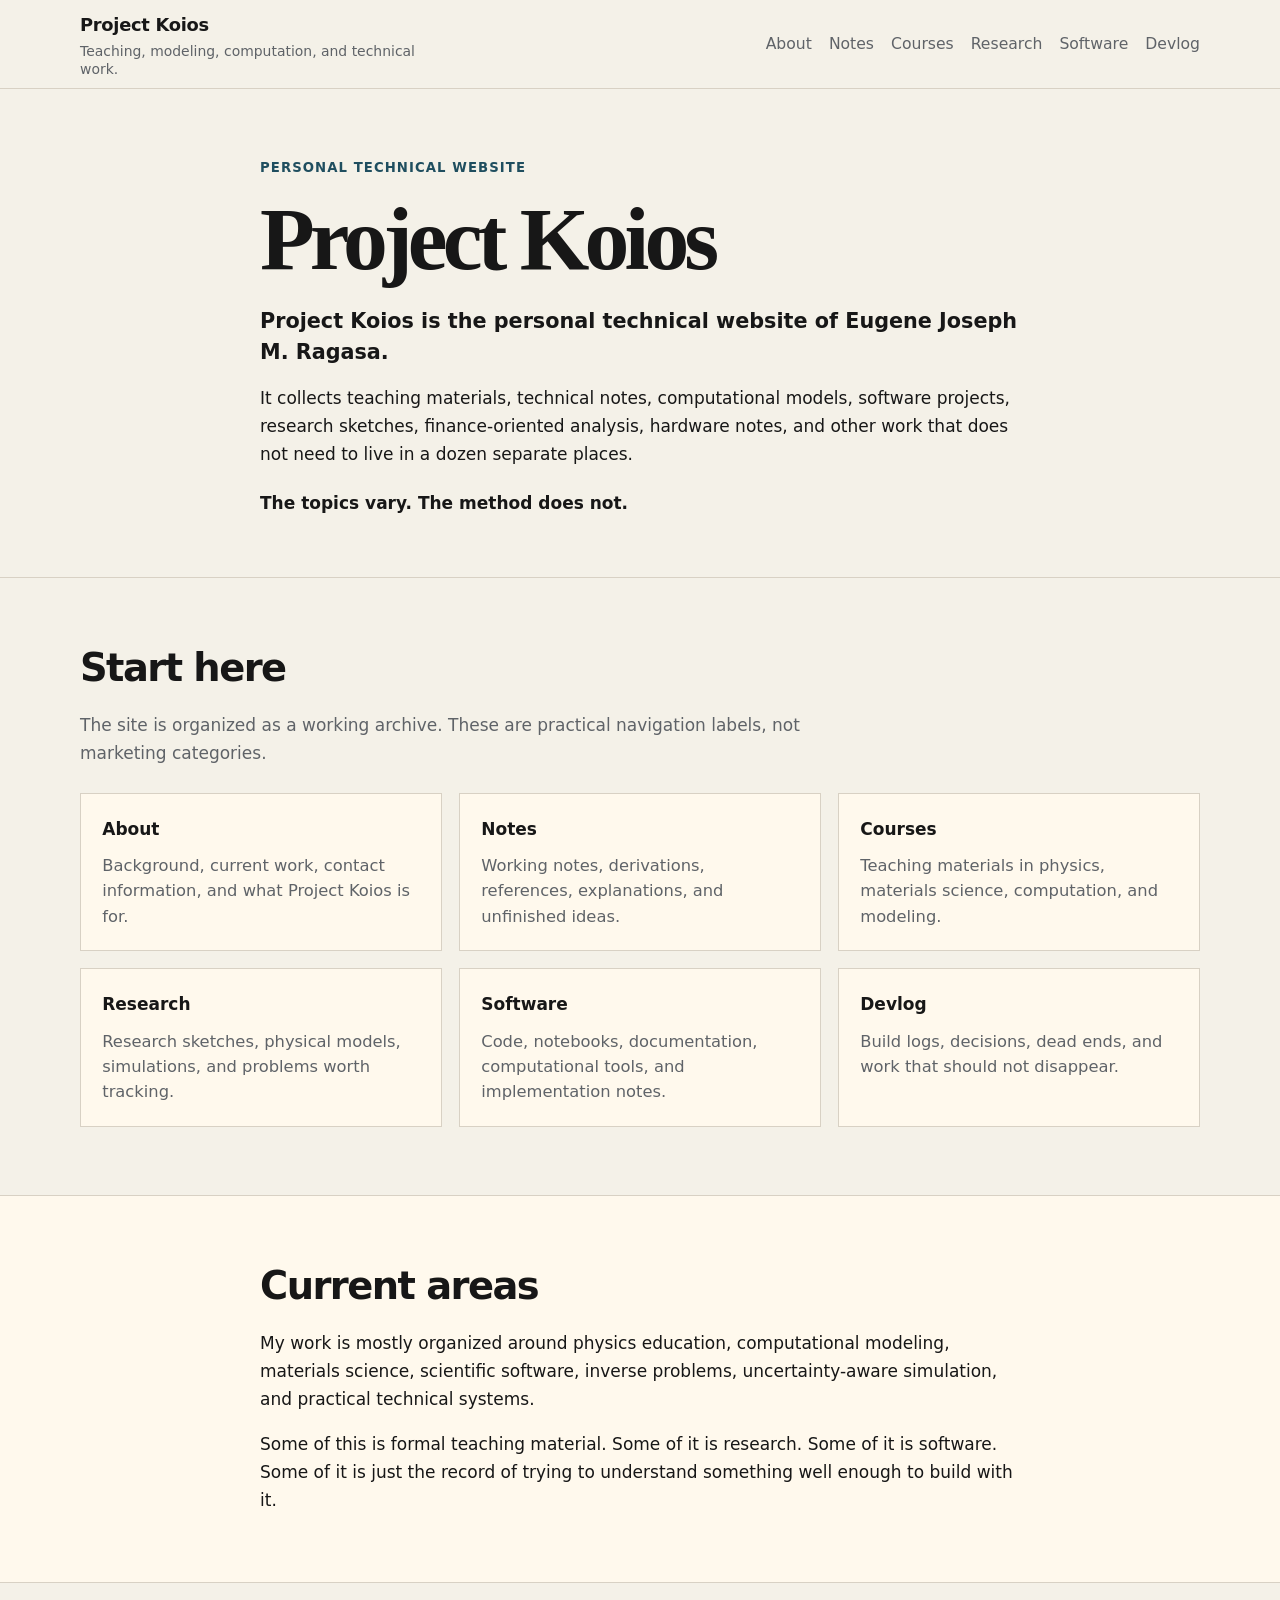
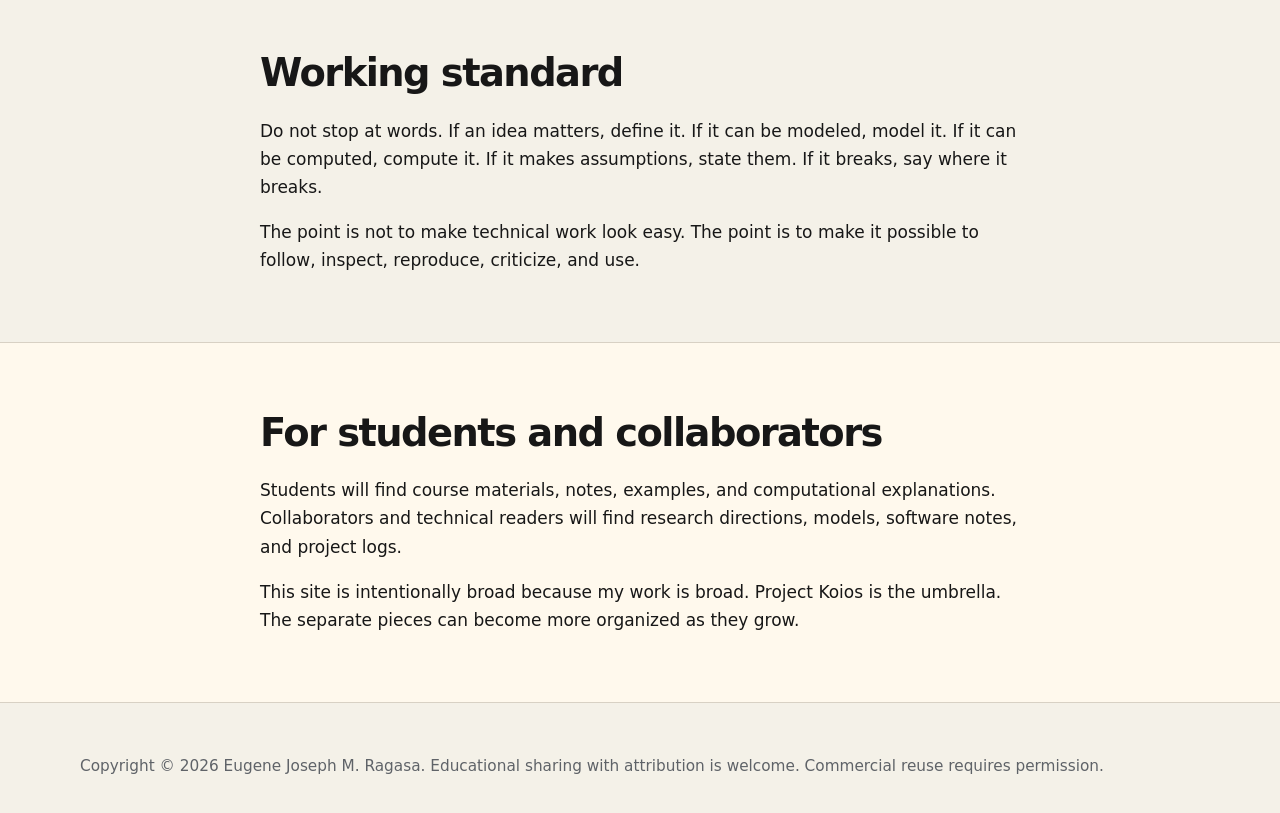
<file: www/index.html>
<!-- www/index.html -->
<!DOCTYPE html>
<html lang="en">
<head>
  <meta charset="UTF-8" />
  <meta name="viewport" content="width=device-width, initial-scale=1.0" />

  <title>Project Koios</title>

  <meta
    name="description"
    content="Project Koios is the personal technical website of Eugene Joseph M. Ragasa. Teaching, modeling, computation, and technical work."
  />

  <link rel="stylesheet" href="assets/css/style.css" />
</head>

<body>
  <header class="site-header">
    <div class="container header-inner">
      <div class="site-brand">
        <a class="site-title" href="index.html">Project Koios</a>
        <div class="site-tagline">
          Teaching, modeling, computation, and technical work.
        </div>
      </div>

      <nav class="site-nav" aria-label="Main navigation">
        <a href="pages/about.html">About</a>
        <a href="pages/notes.html">Notes</a>
        <a href="pages/courses.html">Courses</a>
        <a href="pages/research.html">Research</a>
        <a href="pages/software.html">Software</a>
        <a href="pages/devlog.html">Devlog</a>
      </nav>
    </div>
  </header>

  <main>
    <section class="home-intro">
      <div class="container narrow">
        <p class="eyebrow">Personal technical website</p>

        <h1>Project Koios</h1>

        <p class="lead">
          Project Koios is the personal technical website of Eugene Joseph M. Ragasa.
        </p>

        <p>
          It collects teaching materials, technical notes, computational models,
          software projects, research sketches, finance-oriented analysis, hardware
          notes, and other work that does not need to live in a dozen separate places.
        </p>

        <p class="statement">
          The topics vary. The method does not.
        </p>
      </div>
    </section>

    <section class="home-index section">
      <div class="container">
        <div class="section-header">
          <h2>Start here</h2>
          <p>
            The site is organized as a working archive. These are practical
            navigation labels, not marketing categories.
          </p>
        </div>

        <div class="index-grid">
          <a class="index-card" href="pages/about.html">
            <span class="index-title">About</span>
            <span class="index-desc">
              Background, current work, contact information, and what Project Koios is for.
            </span>
          </a>

          <a class="index-card" href="pages/notes.html">
            <span class="index-title">Notes</span>
            <span class="index-desc">
              Working notes, derivations, references, explanations, and unfinished ideas.
            </span>
          </a>

          <a class="index-card" href="pages/courses.html">
            <span class="index-title">Courses</span>
            <span class="index-desc">
              Teaching materials in physics, materials science, computation, and modeling.
            </span>
          </a>

          <a class="index-card" href="pages/research.html">
            <span class="index-title">Research</span>
            <span class="index-desc">
              Research sketches, physical models, simulations, and problems worth tracking.
            </span>
          </a>

          <a class="index-card" href="pages/software.html">
            <span class="index-title">Software</span>
            <span class="index-desc">
              Code, notebooks, documentation, computational tools, and implementation notes.
            </span>
          </a>

          <a class="index-card" href="pages/devlog.html">
            <span class="index-title">Devlog</span>
            <span class="index-desc">
              Build logs, decisions, dead ends, and work that should not disappear.
            </span>
          </a>
        </div>
      </div>
    </section>

    <section class="section muted">
      <div class="container narrow">
        <h2>Current areas</h2>

        <p>
          My work is mostly organized around physics education, computational
          modeling, materials science, scientific software, inverse problems,
          uncertainty-aware simulation, and practical technical systems.
        </p>

        <p>
          Some of this is formal teaching material. Some of it is research. Some of
          it is software. Some of it is just the record of trying to understand
          something well enough to build with it.
        </p>
      </div>
    </section>

    <section class="section">
      <div class="container narrow">
        <h2>Working standard</h2>

        <p>
          Do not stop at words. If an idea matters, define it. If it can be
          modeled, model it. If it can be computed, compute it. If it makes
          assumptions, state them. If it breaks, say where it breaks.
        </p>

        <p>
          The point is not to make technical work look easy. The point is to make
          it possible to follow, inspect, reproduce, criticize, and use.
        </p>
      </div>
    </section>

    <section class="section muted">
      <div class="container narrow">
        <h2>For students and collaborators</h2>

        <p>
          Students will find course materials, notes, examples, and computational
          explanations. Collaborators and technical readers will find research
          directions, models, software notes, and project logs.
        </p>

        <p>
          This site is intentionally broad because my work is broad. Project Koios
          is the umbrella. The separate pieces can become more organized as they
          grow.
        </p>
      </div>
    </section>
  </main>

  <footer class="site-footer">
    <div class="container">
      <p>
        Copyright © 2026 Eugene Joseph M. Ragasa. Educational sharing with
        attribution is welcome. Commercial reuse requires permission.
      </p>
    </div>
  </footer>
</body>
</html>
</file>
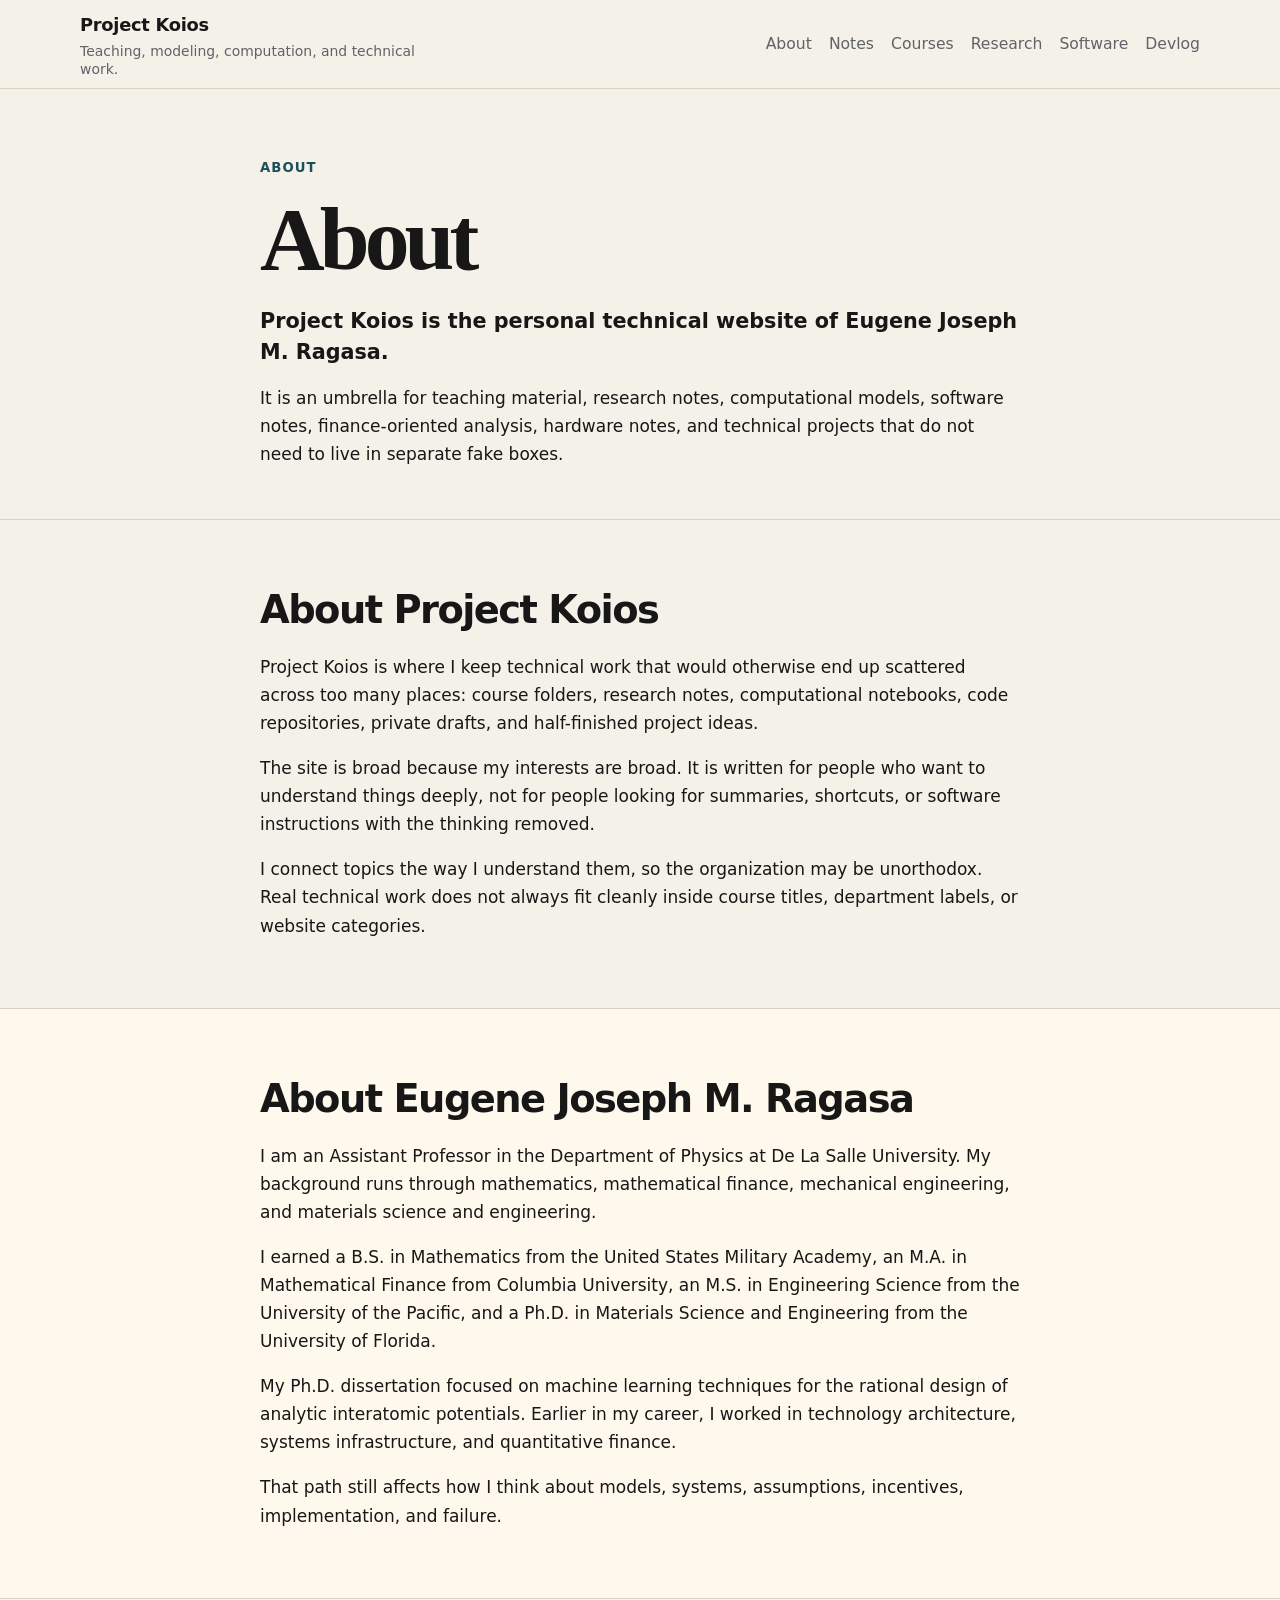
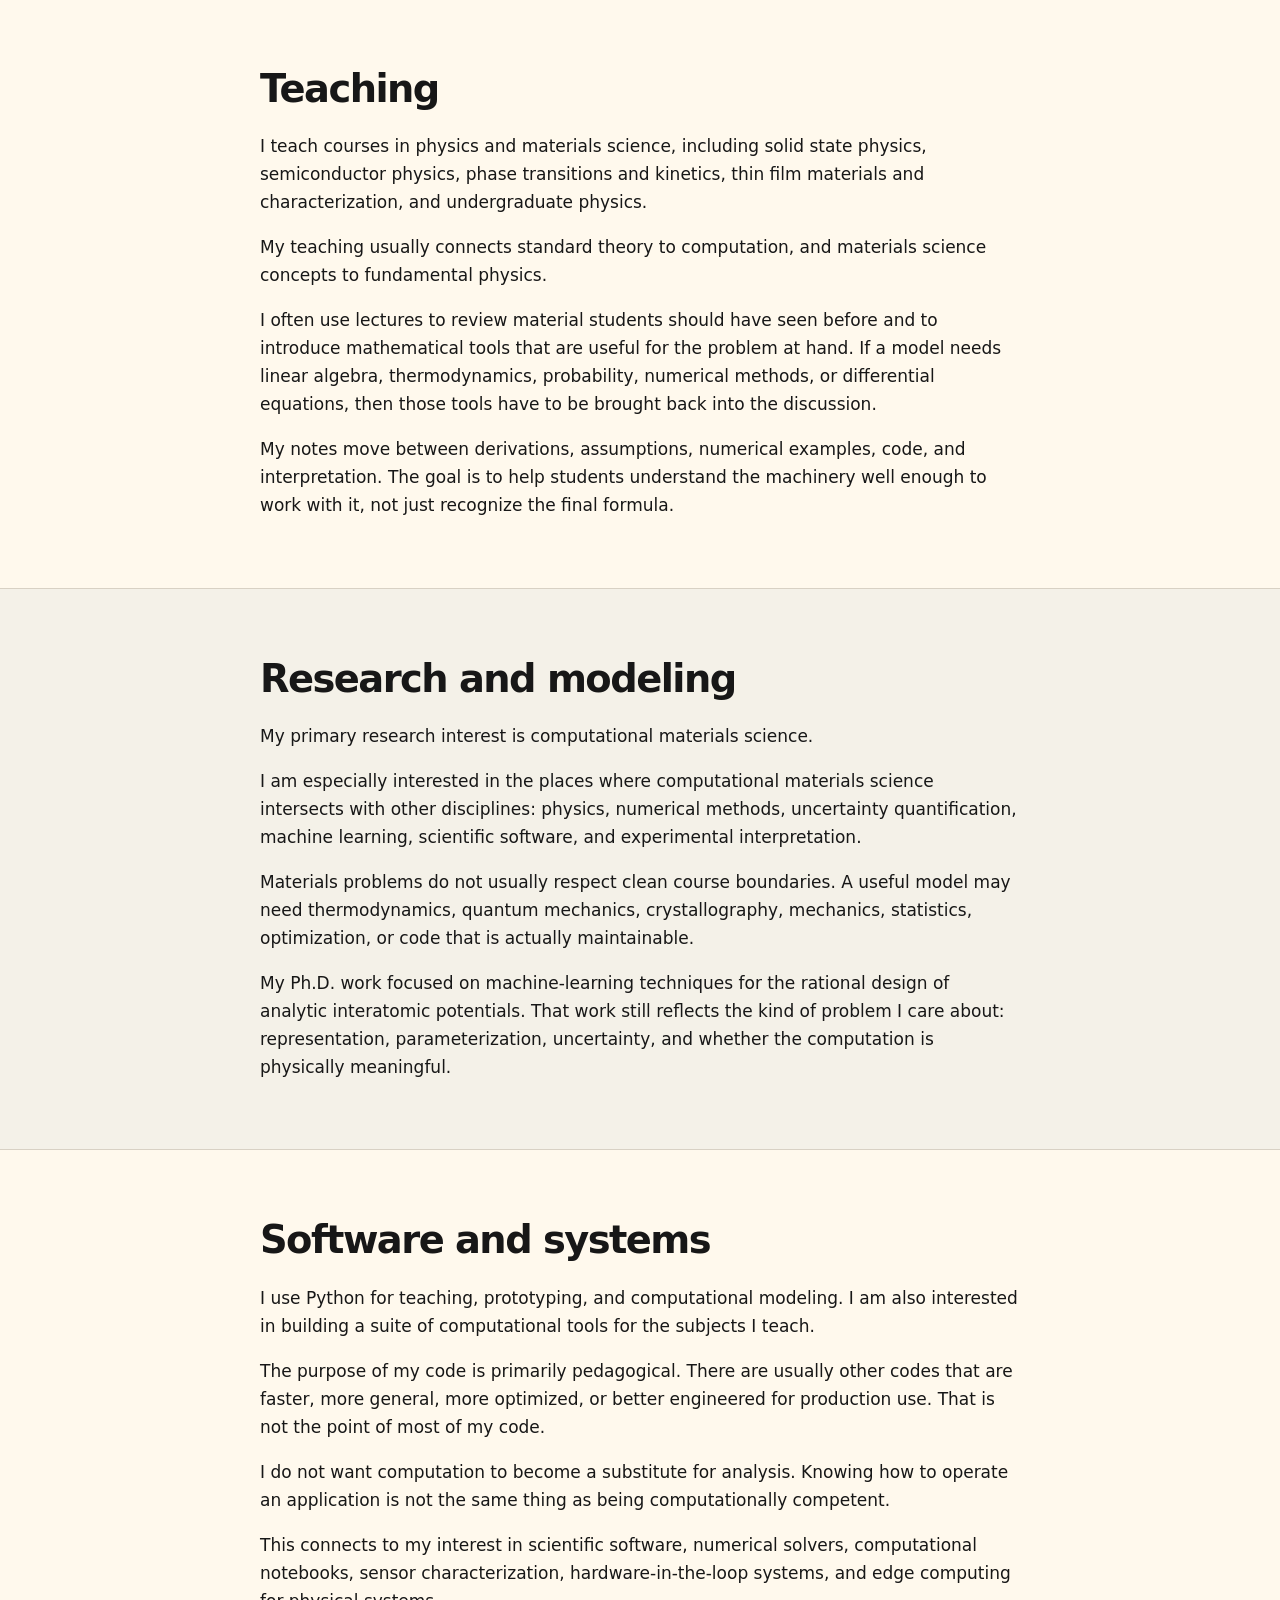
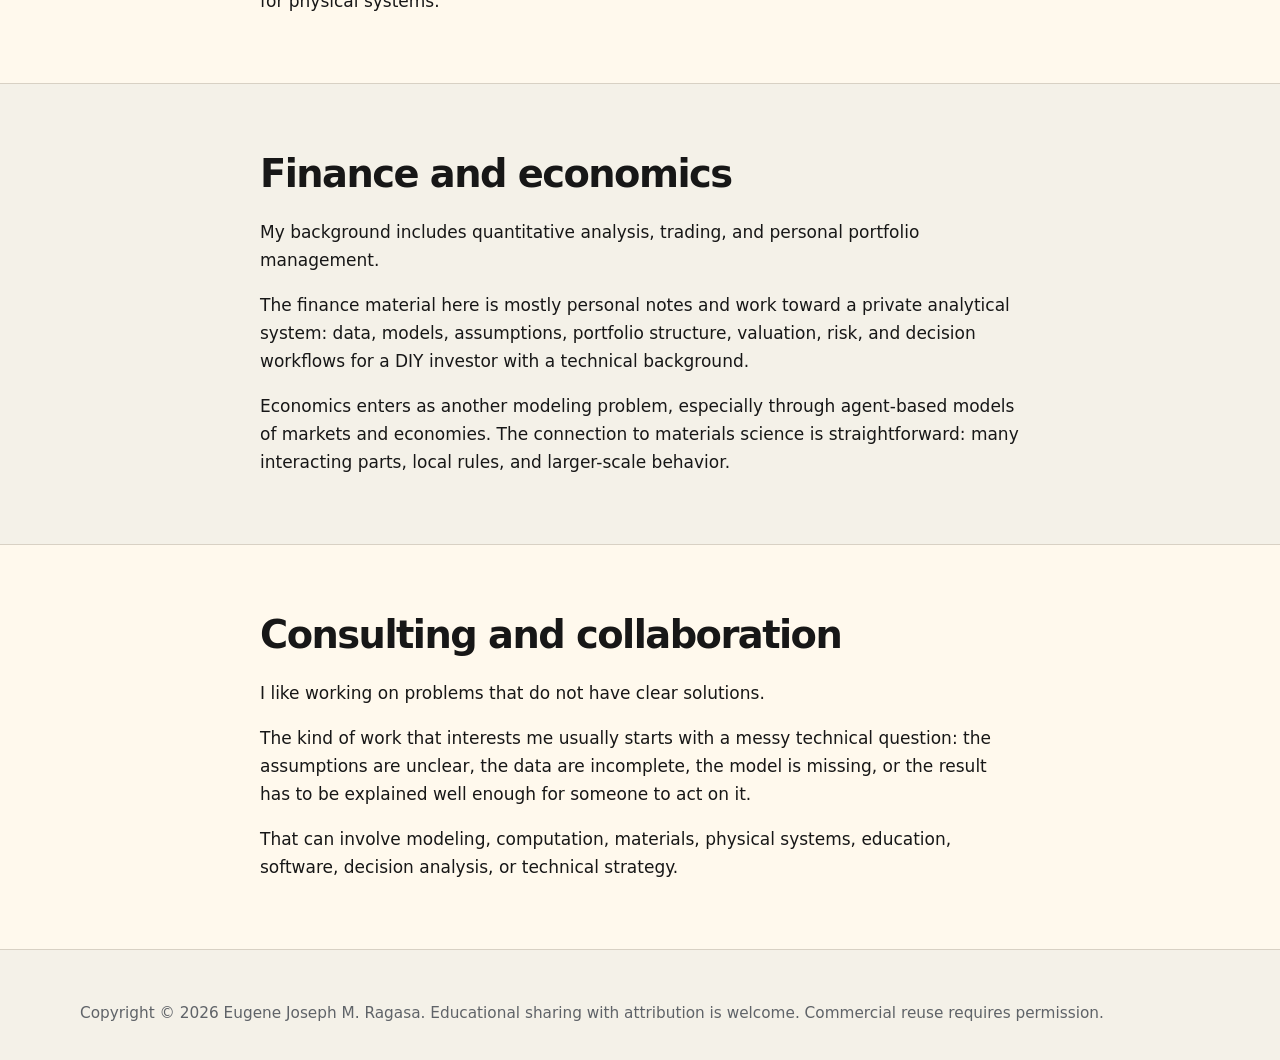
<file: www/pages/about.html>
<!-- www/pages/about.html -->
<!DOCTYPE html>
<html lang="en">
<head>
  <meta charset="UTF-8" />
  <meta name="viewport" content="width=device-width, initial-scale=1.0" />

  <title>About | Project Koios</title>

  <meta
    name="description"
    content="About Eugene Joseph M. Ragasa and Project Koios."
  />

  <link rel="stylesheet" href="../assets/css/style.css" />
</head>

<body>
  <header class="site-header">
    <div class="container header-inner">
      <div class="site-brand">
        <a class="site-title" href="../index.html">Project Koios</a>
        <div class="site-tagline">
          Teaching, modeling, computation, and technical work.
        </div>
      </div>

      <nav class="site-nav" aria-label="Main navigation">
        <a href="about.html" aria-current="page">About</a>
        <a href="notes.html">Notes</a>
        <a href="courses.html">Courses</a>
        <a href="research.html">Research</a>
        <a href="software.html">Software</a>
        <a href="devlog.html">Devlog</a>
      </nav>
    </div>
  </header>

  <main>

    <section class="page-intro">
      <div class="container narrow">
        <p class="eyebrow">About</p>

        <h1>About</h1>

        <p class="lead">
          Project Koios is the personal technical website of Eugene Joseph M. Ragasa.
        </p>

        <p>
          It is an umbrella for teaching material, research notes, computational
          models, software notes, finance-oriented analysis, hardware notes, and
          technical projects that do not need to live in separate fake boxes.
        </p>
      </div>
    </section>

    <section class="section">
      <div class="container narrow">
        <h2>About Project Koios</h2>
        <p>
          Project Koios is where I keep technical work that would otherwise end up
          scattered across too many places: course folders, research notes,
          computational notebooks, code repositories, private drafts, and half-finished
          project ideas.
        </p>

        <p>
          The site is broad because my interests are broad. It is written for people who
          want to understand things deeply, not for people looking for summaries,
          shortcuts, or software instructions with the thinking removed.
        </p>

        <p>
          I connect topics the way I understand them, so the organization may be
          unorthodox. Real technical work does not always fit cleanly inside course
          titles, department labels, or website categories.
        </p>
      </div>
    </section>

    <section class="section muted">
      <div class="container narrow">
        <h2>About Eugene Joseph M. Ragasa</h2>

        <p>
          I am an Assistant Professor in the Department of Physics at De La Salle
          University. My background runs through mathematics, mathematical finance,
          mechanical engineering, and materials science and engineering.
        </p>

        <p>
          I earned a B.S. in Mathematics from the United States Military Academy,
          an M.A. in Mathematical Finance from Columbia University, an M.S. in
          Engineering Science from the University of the Pacific, and a Ph.D. in
          Materials Science and Engineering from the University of Florida.
        </p>

        <p>
          My Ph.D. dissertation focused on machine learning techniques for the rational
          design of analytic interatomic potentials. Earlier in my career, I worked in
          technology architecture, systems infrastructure, and quantitative finance.
        </p>

        <p>
          That path still affects how I think about models, systems, assumptions,
          incentives, implementation, and failure.
        </p>
      </div>
    </section>

    <section class="section muted">
      <div class="container narrow">
        <h2>Teaching</h2>

        <p>
          I teach courses in physics and materials science, including solid state
          physics, semiconductor physics, phase transitions and kinetics, thin film
          materials and characterization, and undergraduate physics.
        </p>

        <p>
          My teaching usually connects standard theory to computation, and materials
          science concepts to fundamental physics.
        </p>

        <p>
          I often use lectures to review material students should have seen before and
          to introduce mathematical tools that are useful for the problem at hand. If a
          model needs linear algebra, thermodynamics, probability, numerical methods,
          or differential equations, then those tools have to be brought back into the
          discussion.
        </p>

        <p>
          My notes move between derivations, assumptions, numerical examples, code, and
          interpretation. The goal is to help students understand the machinery well
          enough to work with it, not just recognize the final formula.
        </p>
      </div>
    </section>

    <section class="section">
      <div class="container narrow">
        <h2>Research and modeling</h2>

        <p>
          My primary research interest is computational materials science.
        </p>

        <p>
          I am especially interested in the places where computational materials
          science intersects with other disciplines: physics, numerical methods,
          uncertainty quantification, machine learning, scientific software, and
          experimental interpretation.
        </p>

        <p>
          Materials problems do not usually respect clean course boundaries. A useful
          model may need thermodynamics, quantum mechanics, crystallography, mechanics,
          statistics, optimization, or code that is actually maintainable.
        </p>

        <p>
          My Ph.D. work focused on machine-learning techniques for the rational design
          of analytic interatomic potentials. That work still reflects the kind of
          problem I care about: representation, parameterization, uncertainty, and
          whether the computation is physically meaningful.
        </p>
      </div>
    </section>

    <section class="section muted">
      <div class="container narrow">
        <h2>Software and systems</h2>

        <p>
          I use Python for teaching, prototyping, and computational modeling. I am also
          interested in building a suite of computational tools for the subjects I teach.
        </p>

        <p>
          The purpose of my code is primarily pedagogical. There are usually other
          codes that are faster, more general, more optimized, or better engineered for
          production use. That is not the point of most of my code.
        </p>

        <p>
          I do not want computation to become a substitute for analysis. Knowing how to
          operate an application is not the same thing as being computationally
          competent.
        </p>

        <p>
          This connects to my interest in scientific software, numerical solvers,
          computational notebooks, sensor characterization, hardware-in-the-loop
          systems, and edge computing for physical systems.
        </p>
      </div>
    </section>

    <section class="section">
      <div class="container narrow">
        <h2>Finance and economics</h2>

        <p>
          My background includes quantitative analysis, trading, and personal portfolio
          management.
        </p>

        <p>
          The finance material here is mostly personal notes and work toward a private
          analytical system: data, models, assumptions, portfolio structure, valuation,
          risk, and decision workflows for a DIY investor with a technical background.
        </p>

        <p>
          Economics enters as another modeling problem, especially through agent-based
          models of markets and economies. The connection to materials science is
          straightforward: many interacting parts, local rules, and larger-scale
          behavior.
        </p>
      </div>
    </section>

    <section class="section muted">
      <div class="container narrow">
        <h2>Consulting and collaboration</h2>

        <p>
          I like working on problems that do not have clear solutions.
        </p>

        <p>
          The kind of work that interests me usually starts with a messy technical
          question: the assumptions are unclear, the data are incomplete, the model is
          missing, or the result has to be explained well enough for someone to act on it.
        </p>

        <p>
          That can involve modeling, computation, materials, physical systems, education,
          software, decision analysis, or technical strategy.
</p>
      </div>
    </section>

  <footer class="site-footer">
    <div class="container">
      <p>
        Copyright © 2026 Eugene Joseph M. Ragasa. Educational sharing with
        attribution is welcome. Commercial reuse requires permission.
      </p>
    </div>
  </footer>
</body>
</html>
</file>
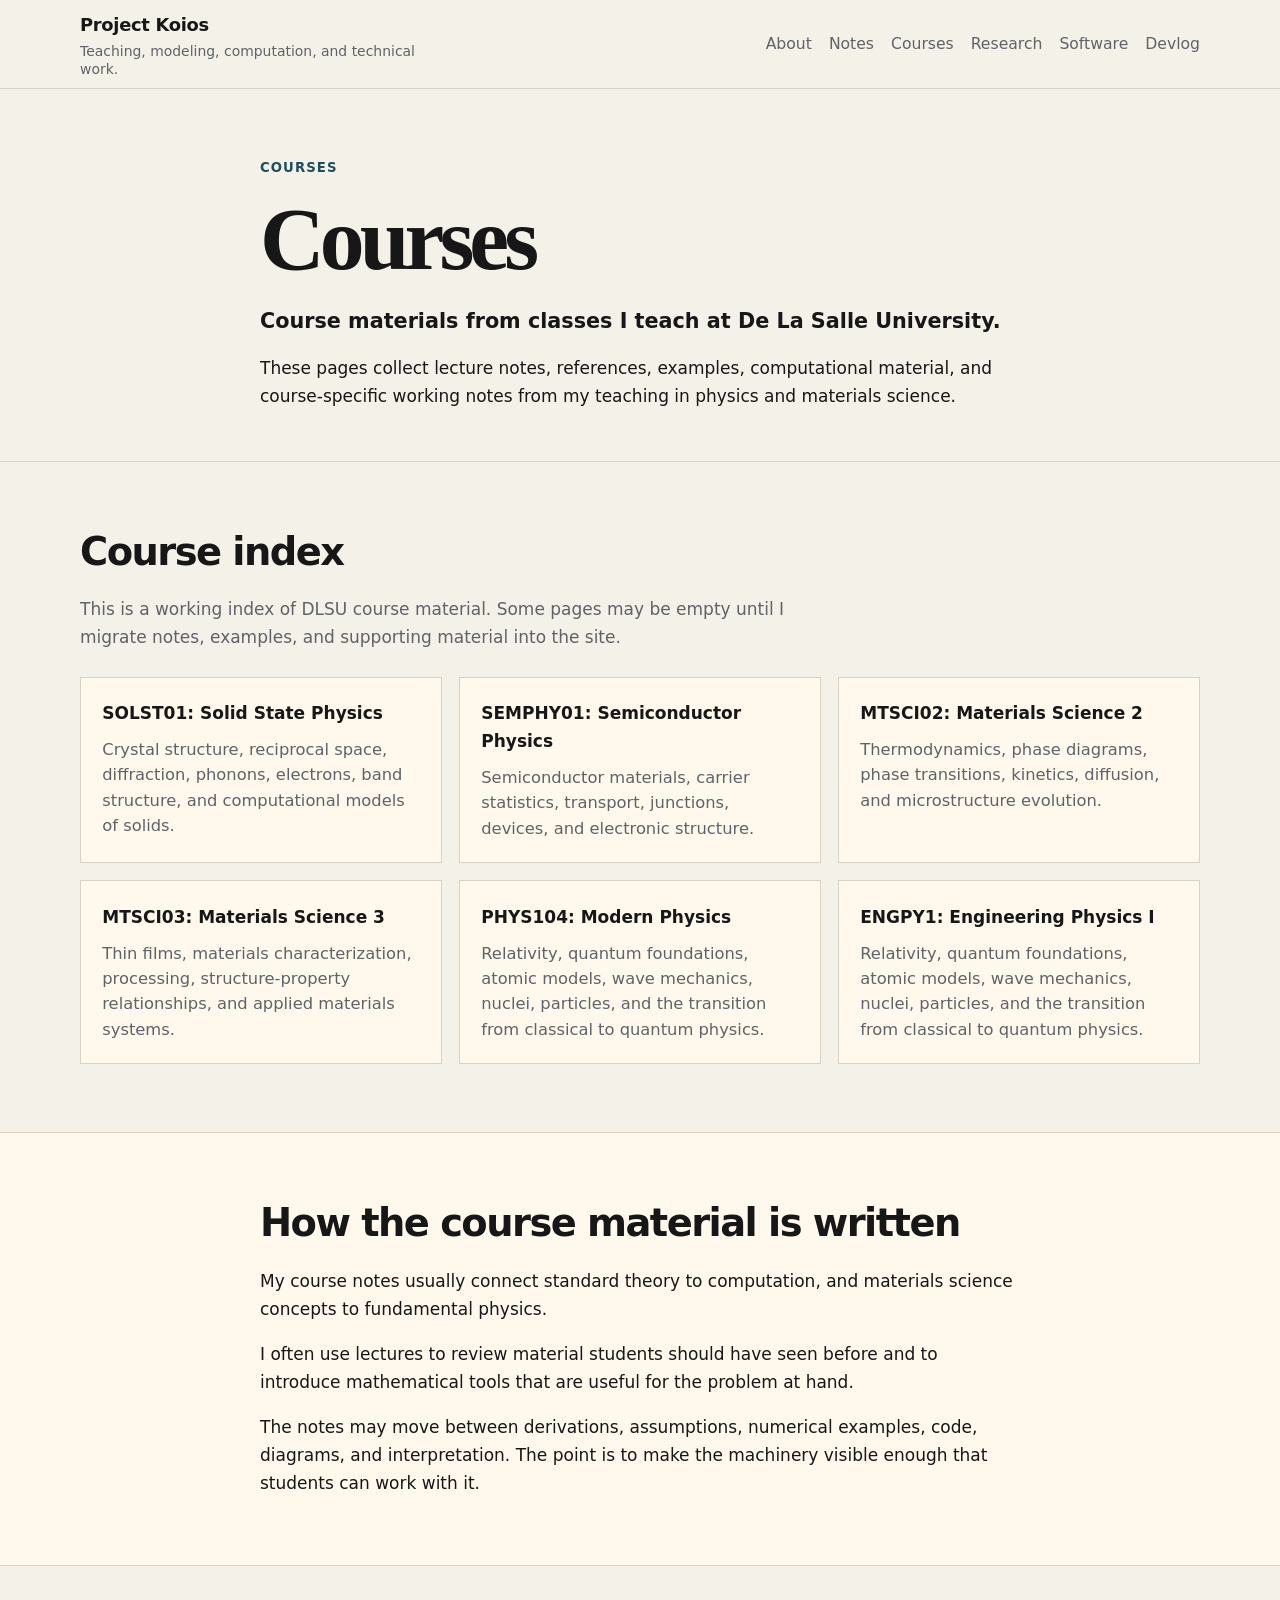
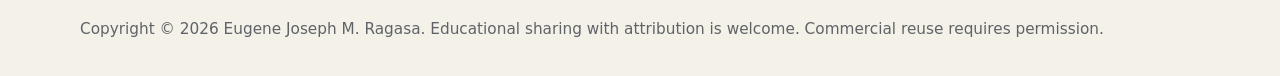
<file: www/pages/courses.html>
<!-- www/pages/courses.html -->
<!DOCTYPE html>
<html lang="en">
<head>
  <meta charset="UTF-8" />
  <meta name="viewport" content="width=device-width, initial-scale=1.0" />

  <title>Courses | Project Koios</title>

  <meta
    name="description"
    content="Course materials from Eugene Joseph M. Ragasa's teaching at De La Salle University."
  />

  <link rel="stylesheet" href="../assets/css/style.css" />
</head>

<body>
  <header class="site-header">
    <div class="container header-inner">
      <div class="site-brand">
        <a class="site-title" href="../index.html">Project Koios</a>
        <div class="site-tagline">
          Teaching, modeling, computation, and technical work.
        </div>
      </div>

      <nav class="site-nav" aria-label="Main navigation">
        <a href="about.html">About</a>
        <a href="notes.html">Notes</a>
        <a href="courses.html" aria-current="page">Courses</a>
        <a href="research.html">Research</a>
        <a href="software.html">Software</a>
        <a href="devlog.html">Devlog</a>
      </nav>
    </div>
  </header>

  <main>
    <section class="page-intro">
      <div class="container narrow">
        <p class="eyebrow">Courses</p>

        <h1>Courses</h1>

        <p class="lead">
          Course materials from classes I teach at De La Salle University.
        </p>

        <p>
          These pages collect lecture notes, references, examples, computational
          material, and course-specific working notes from my teaching in physics
          and materials science.
        </p>
      </div>
    </section>

    <section class="section">
      <div class="container">
        <div class="section-header">
          <h2>Course index</h2>

          <p>
            This is a working index of DLSU course material. Some pages may be
            empty until I migrate notes, examples, and supporting material into
            the site.
          </p>
        </div>

        <div class="index-grid">
          <a class="index-card" href="../courses/solid-state-physics.html">
            <span class="index-title">SOLST01: Solid State Physics</span>
            <span class="index-desc">
              Crystal structure, reciprocal space, diffraction, phonons,
              electrons, band structure, and computational models of solids.
            </span>
          </a>

          <a class="index-card" href="../courses/semiconductor-physics.html">
            <span class="index-title">SEMPHY01: Semiconductor Physics</span>
            <span class="index-desc">
              Semiconductor materials, carrier statistics, transport, junctions,
              devices, and electronic structure.
            </span>
          </a>

          <a class="index-card" href="../courses/materials-science-2.html">
            <span class="index-title">MTSCI02: Materials Science 2</span>
            <span class="index-desc">
              Thermodynamics, phase diagrams, phase transitions, kinetics,
              diffusion, and microstructure evolution.
            </span>
          </a>

          <a class="index-card" href="../courses/materials-science-3.html">
            <span class="index-title">MTSCI03: Materials Science 3</span>
            <span class="index-desc">
              Thin films, materials characterization, processing,
              structure-property relationships, and applied materials systems.
            </span>
          </a>

          <a class="index-card" href="../courses/modern-physics.html">
            <span class="index-title">PHYS104: Modern Physics</span>
            <span class="index-desc">
              Relativity, quantum foundations, atomic models, wave mechanics,
              nuclei, particles, and the transition from classical to quantum
              physics.
            </span>
          </a>

          <a class="index-card" href="../courses/modern-physics.html">
            <span class="index-title">ENGPY1: Engineering Physics I</span>
            <span class="index-desc">
              Relativity, quantum foundations, atomic models, wave mechanics,
              nuclei, particles, and the transition from classical to quantum
              physics.
            </span>
          </a>
        </div>
      </div>
    </section>

    <section class="section muted">
      <div class="container narrow">
        <h2>How the course material is written</h2>

        <p>
          My course notes usually connect standard theory to computation, and
          materials science concepts to fundamental physics.
        </p>

        <p>
          I often use lectures to review material students should have seen before
          and to introduce mathematical tools that are useful for the problem at
          hand.
        </p>

        <p>
          The notes may move between derivations, assumptions, numerical examples,
          code, diagrams, and interpretation. The point is to make the machinery
          visible enough that students can work with it.
        </p>
      </div>
    </section>
  </main>

  <footer class="site-footer">
    <div class="container">
      <p>
        Copyright © 2026 Eugene Joseph M. Ragasa. Educational sharing with
        attribution is welcome. Commercial reuse requires permission.
      </p>
    </div>
  </footer>
</body>
</html>
</file>
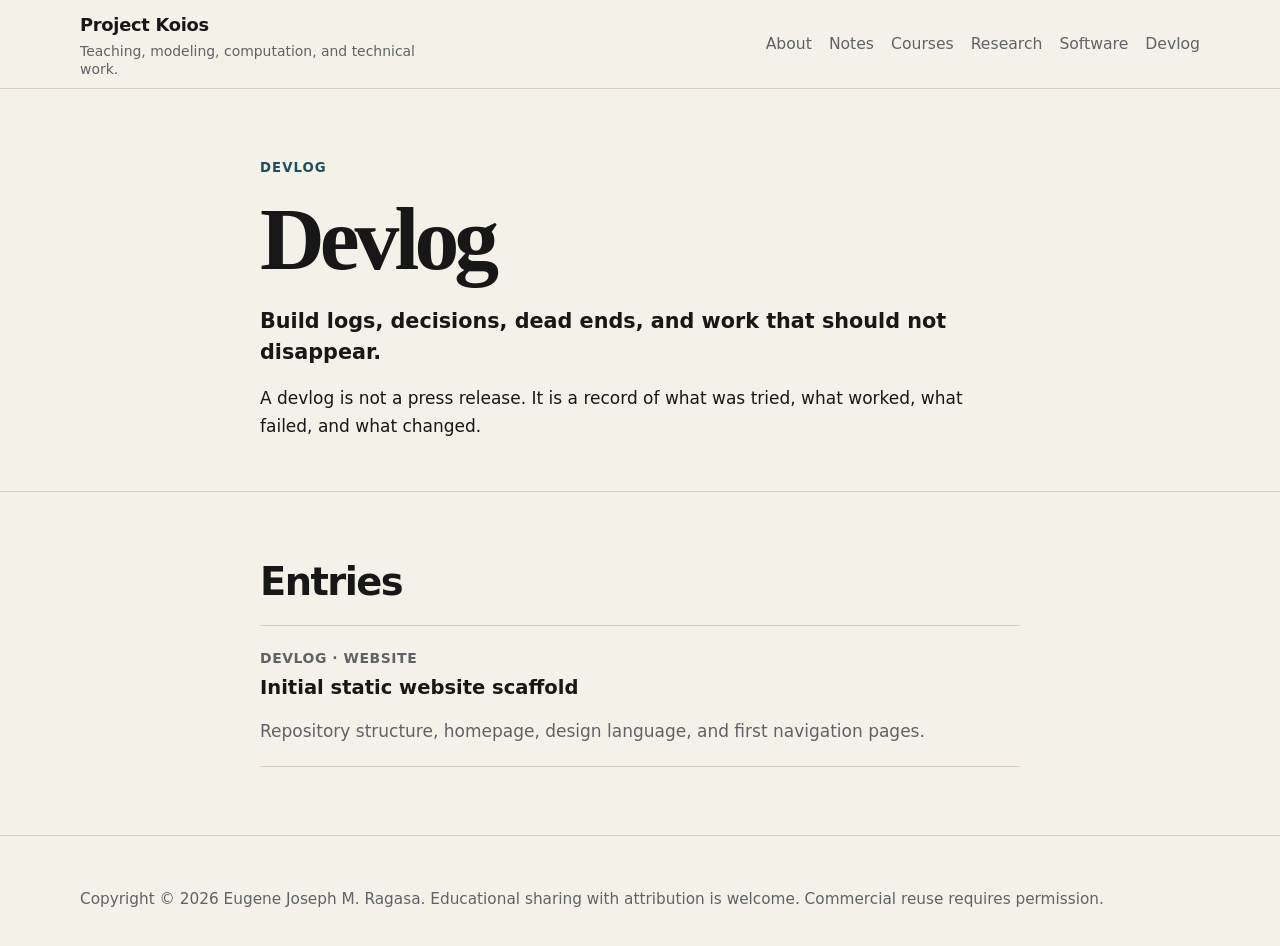
<file: www/pages/devlog.html>
<!-- www/pages/devlog.html -->
<!DOCTYPE html>
<html lang="en">
<head>
  <meta charset="UTF-8" />
  <meta name="viewport" content="width=device-width, initial-scale=1.0" />

  <title>Devlog | Project Koios</title>

  <meta
    name="description"
    content="Development logs and working notes from Project Koios."
  />

  <link rel="stylesheet" href="../assets/css/style.css" />
</head>

<body>
  <header class="site-header">
    <div class="container header-inner">
      <div class="site-brand">
        <a class="site-title" href="../index.html">Project Koios</a>
        <div class="site-tagline">
          Teaching, modeling, computation, and technical work.
        </div>
      </div>

      <nav class="site-nav" aria-label="Main navigation">
        <a href="about.html">About</a>
        <a href="notes.html">Notes</a>
        <a href="courses.html">Courses</a>
        <a href="research.html">Research</a>
        <a href="software.html">Software</a>
        <a href="devlog.html" aria-current="page">Devlog</a>
      </nav>
    </div>
  </header>

  <main>
    <section class="page-intro">
      <div class="container narrow">
        <p class="eyebrow">Devlog</p>

        <h1>Devlog</h1>

        <p class="lead">
          Build logs, decisions, dead ends, and work that should not disappear.
        </p>

        <p>
          A devlog is not a press release. It is a record of what was tried, what
          worked, what failed, and what changed.
        </p>
      </div>
    </section>

    <section class="section">
      <div class="container narrow">
        <h2>Entries</h2>

        <div class="note-list">
          <article class="note-item">
            <div class="note-meta">devlog · website</div>
            <h3><a href="#">Initial static website scaffold</a></h3>
            <p>
              Repository structure, homepage, design language, and first navigation pages.
            </p>
          </article>
        </div>
      </div>
    </section>
  </main>

  <footer class="site-footer">
    <div class="container">
      <p>
        Copyright © 2026 Eugene Joseph M. Ragasa. Educational sharing with
        attribution is welcome. Commercial reuse requires permission.
      </p>
    </div>
  </footer>
</body>
</html>
</file>
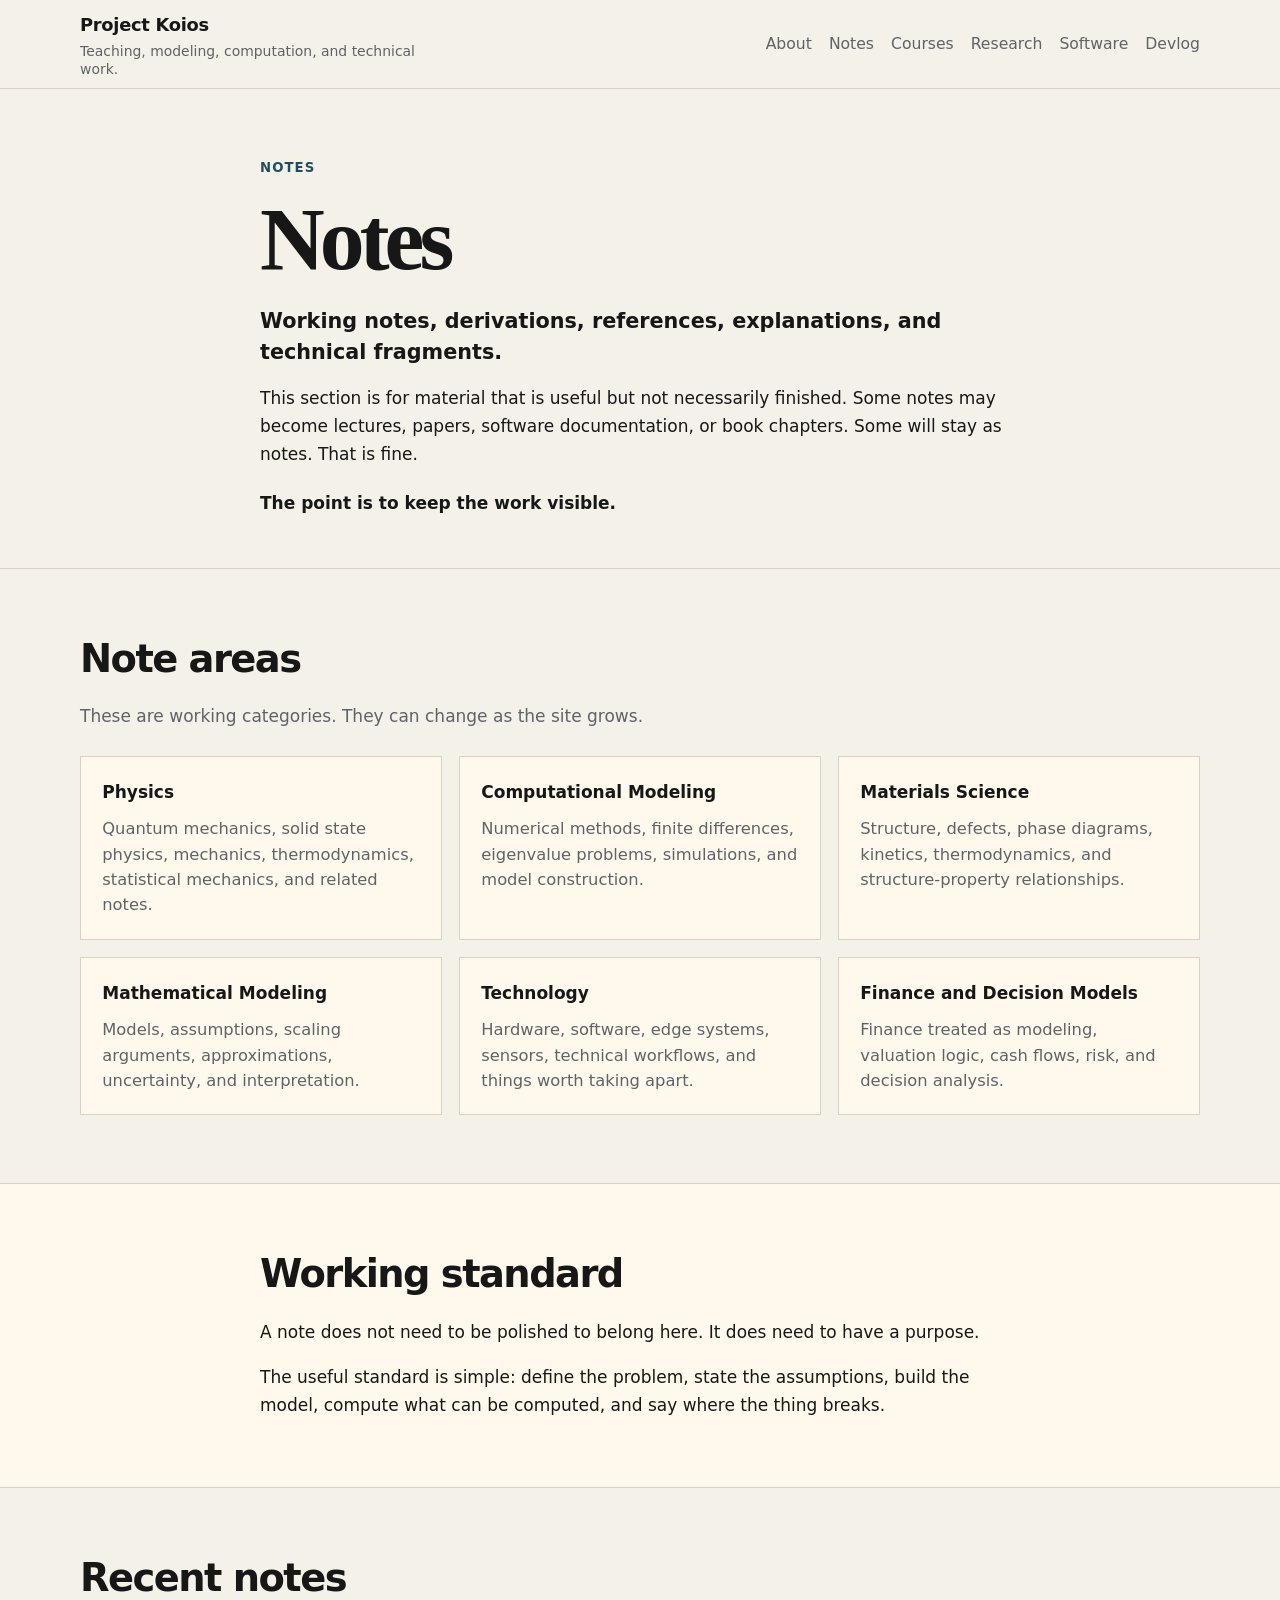
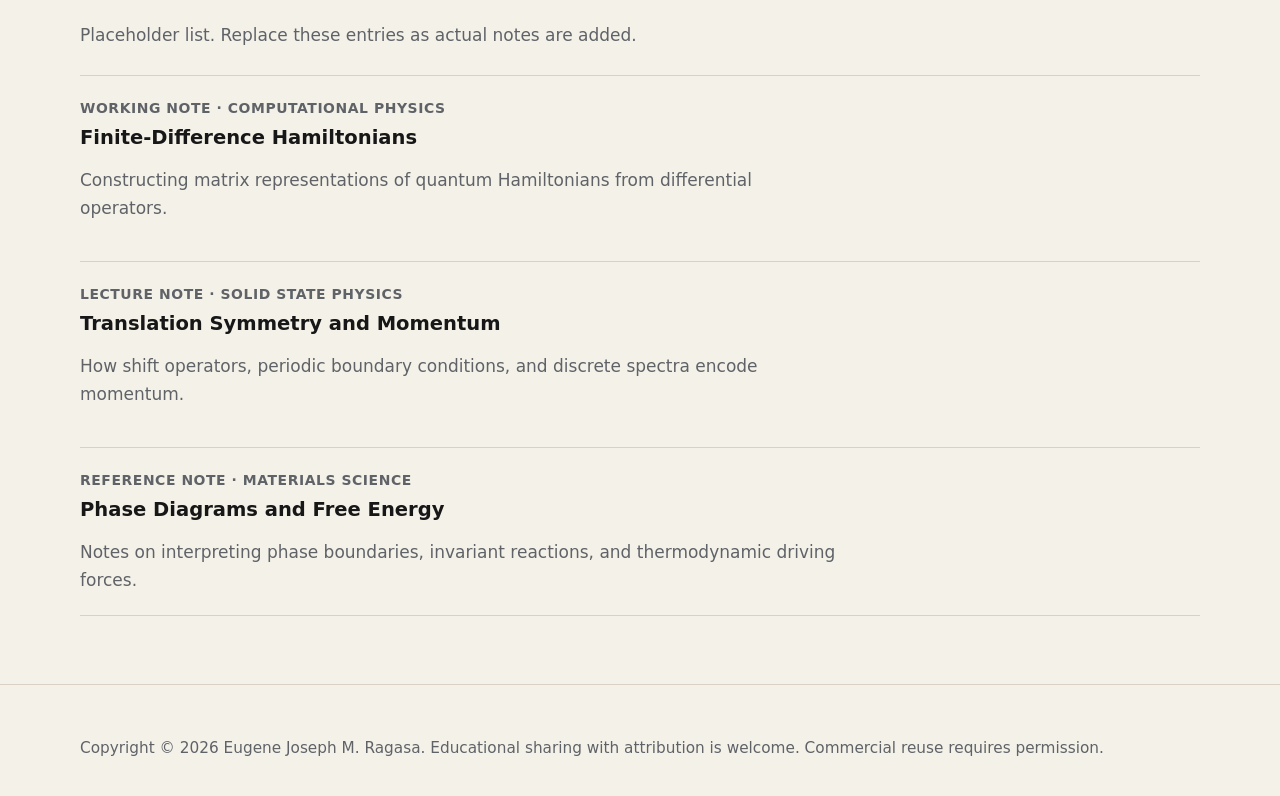
<file: www/pages/notes.html>
<!-- www/pages/notes.html -->
<!DOCTYPE html>
<html lang="en">
<head>
  <meta charset="UTF-8" />
  <meta name="viewport" content="width=device-width, initial-scale=1.0" />

  <title>Notes | Project Koios</title>

  <meta
    name="description"
    content="Working notes, derivations, references, and technical explanations from Project Koios."
  />

  <link rel="stylesheet" href="../assets/css/style.css" />
</head>

<body>
  <header class="site-header">
    <div class="container header-inner">
      <div class="site-brand">
        <a class="site-title" href="../index.html">Project Koios</a>
        <div class="site-tagline">
          Teaching, modeling, computation, and technical work.
        </div>
      </div>

      <nav class="site-nav" aria-label="Main navigation">
        <a href="about.html">About</a>
        <a href="notes.html" aria-current="page">Notes</a>
        <a href="courses.html">Courses</a>
        <a href="research.html">Research</a>
        <a href="software.html">Software</a>
        <a href="devlog.html">Devlog</a>
      </nav>
    </div>
  </header>

  <main>
    <section class="page-intro">
      <div class="container narrow">
        <p class="eyebrow">Notes</p>

        <h1>Notes</h1>

        <p class="lead">
          Working notes, derivations, references, explanations, and technical fragments.
        </p>

        <p>
          This section is for material that is useful but not necessarily finished.
          Some notes may become lectures, papers, software documentation, or book chapters.
          Some will stay as notes. That is fine.
        </p>

        <p class="statement">
          The point is to keep the work visible.
        </p>
      </div>
    </section>

    <section class="section">
      <div class="container">
        <div class="section-header">
          <h2>Note areas</h2>
          <p>
            These are working categories. They can change as the site grows.
          </p>
        </div>

        <div class="index-grid">
          <a class="index-card" href="#">
            <span class="index-title">Physics</span>
            <span class="index-desc">
              Quantum mechanics, solid state physics, mechanics, thermodynamics,
              statistical mechanics, and related notes.
            </span>
          </a>

          <a class="index-card" href="#">
            <span class="index-title">Computational Modeling</span>
            <span class="index-desc">
              Numerical methods, finite differences, eigenvalue problems,
              simulations, and model construction.
            </span>
          </a>

          <a class="index-card" href="#">
            <span class="index-title">Materials Science</span>
            <span class="index-desc">
              Structure, defects, phase diagrams, kinetics, thermodynamics,
              and structure-property relationships.
            </span>
          </a>

          <a class="index-card" href="#">
            <span class="index-title">Mathematical Modeling</span>
            <span class="index-desc">
              Models, assumptions, scaling arguments, approximations,
              uncertainty, and interpretation.
            </span>
          </a>

          <a class="index-card" href="#">
            <span class="index-title">Technology</span>
            <span class="index-desc">
              Hardware, software, edge systems, sensors, technical workflows,
              and things worth taking apart.
            </span>
          </a>

          <a class="index-card" href="#">
            <span class="index-title">Finance and Decision Models</span>
            <span class="index-desc">
              Finance treated as modeling, valuation logic, cash flows,
              risk, and decision analysis.
            </span>
          </a>
        </div>
      </div>
    </section>

    <section class="section muted">
      <div class="container narrow">
        <h2>Working standard</h2>

        <p>
          A note does not need to be polished to belong here. It does need to have
          a purpose.
        </p>

        <p>
          The useful standard is simple: define the problem, state the assumptions,
          build the model, compute what can be computed, and say where the thing
          breaks.
        </p>
      </div>
    </section>

    <section class="section">
      <div class="container">
        <div class="section-header">
          <h2>Recent notes</h2>
          <p>
            Placeholder list. Replace these entries as actual notes are added.
          </p>
        </div>

        <div class="note-list">
          <article class="note-item">
            <div class="note-meta">working note · computational physics</div>
            <h3><a href="#">Finite-Difference Hamiltonians</a></h3>
            <p>
              Constructing matrix representations of quantum Hamiltonians from
              differential operators.
            </p>
          </article>

          <article class="note-item">
            <div class="note-meta">lecture note · solid state physics</div>
            <h3><a href="#">Translation Symmetry and Momentum</a></h3>
            <p>
              How shift operators, periodic boundary conditions, and discrete
              spectra encode momentum.
            </p>
          </article>

          <article class="note-item">
            <div class="note-meta">reference note · materials science</div>
            <h3><a href="#">Phase Diagrams and Free Energy</a></h3>
            <p>
              Notes on interpreting phase boundaries, invariant reactions, and
              thermodynamic driving forces.
            </p>
          </article>
        </div>
      </div>
    </section>
  </main>

  <footer class="site-footer">
    <div class="container">
      <p>
        Copyright © 2026 Eugene Joseph M. Ragasa. Educational sharing with
        attribution is welcome. Commercial reuse requires permission.
      </p>
    </div>
  </footer>
</body>
</html>
</file>
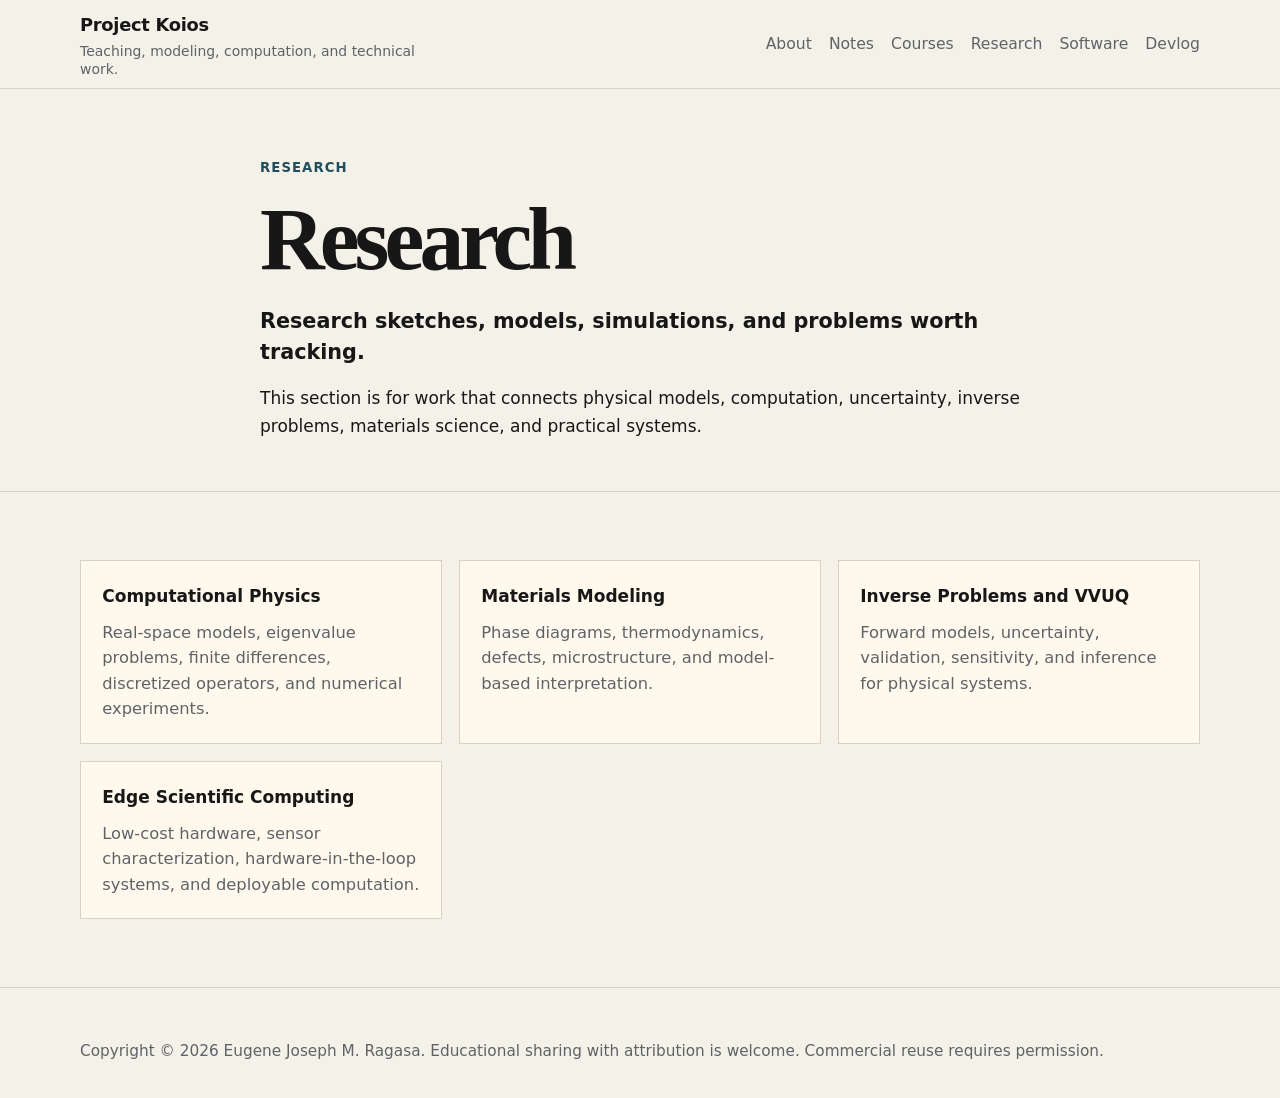
<file: www/pages/research.html>
<!-- www/pages/research.html -->
<!DOCTYPE html>
<html lang="en">
<head>
  <meta charset="UTF-8" />
  <meta name="viewport" content="width=device-width, initial-scale=1.0" />

  <title>Research | Project Koios</title>

  <meta
    name="description"
    content="Research directions and technical work from Project Koios."
  />

  <link rel="stylesheet" href="../assets/css/style.css" />
</head>

<body>
  <header class="site-header">
    <div class="container header-inner">
      <div class="site-brand">
        <a class="site-title" href="../index.html">Project Koios</a>
        <div class="site-tagline">
          Teaching, modeling, computation, and technical work.
        </div>
      </div>

      <nav class="site-nav" aria-label="Main navigation">
        <a href="about.html">About</a>
        <a href="notes.html">Notes</a>
        <a href="courses.html">Courses</a>
        <a href="research.html" aria-current="page">Research</a>
        <a href="software.html">Software</a>
        <a href="devlog.html">Devlog</a>
      </nav>
    </div>
  </header>

  <main>
    <section class="page-intro">
      <div class="container narrow">
        <p class="eyebrow">Research</p>

        <h1>Research</h1>

        <p class="lead">
          Research sketches, models, simulations, and problems worth tracking.
        </p>

        <p>
          This section is for work that connects physical models, computation,
          uncertainty, inverse problems, materials science, and practical systems.
        </p>
      </div>
    </section>

    <section class="section">
      <div class="container">
        <div class="index-grid">
          <a class="index-card" href="#">
            <span class="index-title">Computational Physics</span>
            <span class="index-desc">
              Real-space models, eigenvalue problems, finite differences,
              discretized operators, and numerical experiments.
            </span>
          </a>

          <a class="index-card" href="#">
            <span class="index-title">Materials Modeling</span>
            <span class="index-desc">
              Phase diagrams, thermodynamics, defects, microstructure, and
              model-based interpretation.
            </span>
          </a>

          <a class="index-card" href="#">
            <span class="index-title">Inverse Problems and VVUQ</span>
            <span class="index-desc">
              Forward models, uncertainty, validation, sensitivity, and inference
              for physical systems.
            </span>
          </a>

          <a class="index-card" href="#">
            <span class="index-title">Edge Scientific Computing</span>
            <span class="index-desc">
              Low-cost hardware, sensor characterization, hardware-in-the-loop
              systems, and deployable computation.
            </span>
          </a>
        </div>
      </div>
    </section>
  </main>

  <footer class="site-footer">
    <div class="container">
      <p>
        Copyright © 2026 Eugene Joseph M. Ragasa. Educational sharing with
        attribution is welcome. Commercial reuse requires permission.
      </p>
    </div>
  </footer>
</body>
</html>
</file>
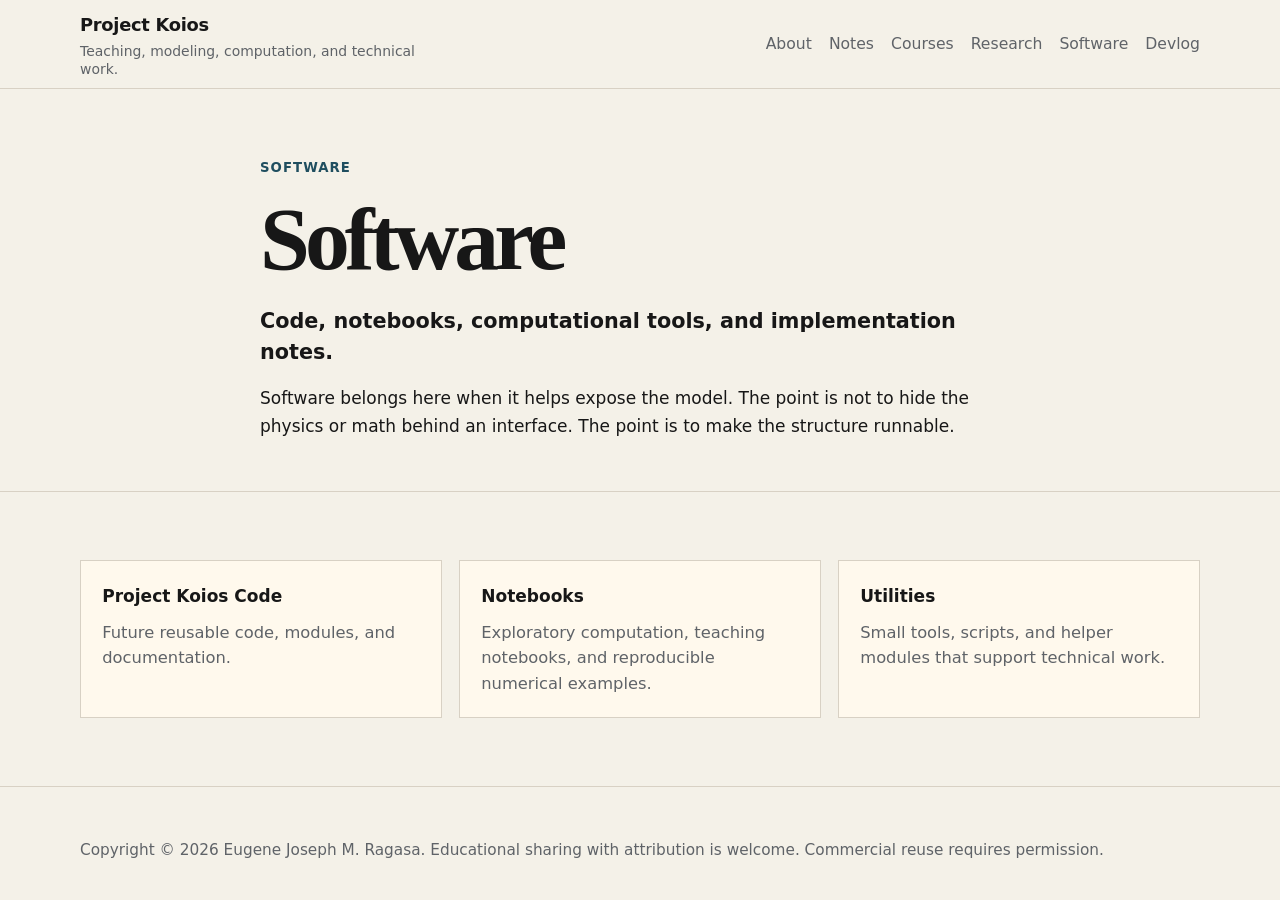
<file: www/pages/software.html>
<!-- www/pages/software.html -->
<!DOCTYPE html>
<html lang="en">
<head>
  <meta charset="UTF-8" />
  <meta name="viewport" content="width=device-width, initial-scale=1.0" />

  <title>Software | Project Koios</title>

  <meta
    name="description"
    content="Software, notebooks, and computational tools from Project Koios."
  />

  <link rel="stylesheet" href="../assets/css/style.css" />
</head>

<body>
  <header class="site-header">
    <div class="container header-inner">
      <div class="site-brand">
        <a class="site-title" href="../index.html">Project Koios</a>
        <div class="site-tagline">
          Teaching, modeling, computation, and technical work.
        </div>
      </div>

      <nav class="site-nav" aria-label="Main navigation">
        <a href="about.html">About</a>
        <a href="notes.html">Notes</a>
        <a href="courses.html">Courses</a>
        <a href="research.html">Research</a>
        <a href="software.html" aria-current="page">Software</a>
        <a href="devlog.html">Devlog</a>
      </nav>
    </div>
  </header>

  <main>
    <section class="page-intro">
      <div class="container narrow">
        <p class="eyebrow">Software</p>

        <h1>Software</h1>

        <p class="lead">
          Code, notebooks, computational tools, and implementation notes.
        </p>

        <p>
          Software belongs here when it helps expose the model. The point is not to
          hide the physics or math behind an interface. The point is to make the
          structure runnable.
        </p>
      </div>
    </section>

    <section class="section">
      <div class="container">
        <div class="index-grid">
          <a class="index-card" href="#">
            <span class="index-title">Project Koios Code</span>
            <span class="index-desc">
              Future reusable code, modules, and documentation.
            </span>
          </a>

          <a class="index-card" href="#">
            <span class="index-title">Notebooks</span>
            <span class="index-desc">
              Exploratory computation, teaching notebooks, and reproducible
              numerical examples.
            </span>
          </a>

          <a class="index-card" href="#">
            <span class="index-title">Utilities</span>
            <span class="index-desc">
              Small tools, scripts, and helper modules that support technical work.
            </span>
          </a>
        </div>
      </div>
    </section>
  </main>

  <footer class="site-footer">
    <div class="container">
      <p>
        Copyright © 2026 Eugene Joseph M. Ragasa. Educational sharing with
        attribution is welcome. Commercial reuse requires permission.
      </p>
    </div>
  </footer>
</body>
</html>
</file>
<file: www/assets/css/style.css>
/* www/assets/css/style.css */

/* ============================================================
   Project Koios Design System
   ============================================================ */

:root {
  /* Core palette */
  --color-paper: #f4f1e8;
  --color-ink: #171717;
  --color-graphite: #5f6368;
  --color-rule: #d8d1c4;
  --color-panel: #fff9ed;
  --color-blue: #1f4e5f;

  /* Secondary palette */
  --color-charcoal: #111418;
  --color-slate: #1b2229;
  --color-terminal: #0b0d10;
  --color-code-text: #d6e4ff;
  --color-oxide: #9a4a2f;
  --color-green: #3e6b50;

  /* Semantic aliases */
  --bg: var(--color-paper);
  --text: var(--color-ink);
  --muted: var(--color-graphite);
  --line: var(--color-rule);
  --panel: var(--color-panel);
  --accent: var(--color-blue);

  /* Typography */
  --font-body: ui-sans-serif, system-ui, -apple-system, BlinkMacSystemFont,
    "Segoe UI", sans-serif;
  --font-reading: ui-serif, Georgia, Cambria, "Times New Roman", Times, serif;
  --font-mono: "SFMono-Regular", Consolas, "Liberation Mono", Menlo, monospace;

  /* Layout */
  --max-width: 1120px;
  --narrow-width: 760px;
}

/* ============================================================
   Base
   ============================================================ */

* {
  box-sizing: border-box;
}

html {
  font-size: 17px;
}

body {
  margin: 0;
  color: var(--text);
  background: var(--bg);
  font-family: var(--font-body);
  line-height: 1.65;
}

a {
  color: var(--accent);
  text-decoration-thickness: 0.08em;
  text-underline-offset: 0.18em;
}

a:hover {
  color: var(--color-oxide);
}

.container {
  width: min(100% - 2rem, var(--max-width));
  margin-inline: auto;
}

.container.narrow {
  max-width: var(--narrow-width);
}

p {
  margin: 1rem 0 0;
}

h1,
h2,
h3 {
  margin-top: 0;
  color: var(--text);
  line-height: 1.15;
}

h1 {
  margin-bottom: 0;
  font-family: var(--font-reading);
  font-size: clamp(3rem, 7vw, 5.5rem);
  line-height: 0.95;
  letter-spacing: -0.055em;
}

h2 {
  margin-bottom: 1.25rem;
  font-family: var(--font-body);
  font-size: clamp(1.8rem, 3vw, 2.6rem);
  font-weight: 850;
  letter-spacing: -0.04em;
}

h3 {
  margin-bottom: 0.6rem;
  font-family: var(--font-body);
  font-size: 1.15rem;
  font-weight: 800;
}

/* ============================================================
   Header
   ============================================================ */

.site-header {
  border-bottom: 1px solid var(--line);
  background: var(--bg);
}

.header-inner {
  min-height: 88px;
  display: flex;
  align-items: center;
  justify-content: space-between;
  gap: 1.5rem;
}

.site-brand {
  display: flex;
  flex-direction: column;
  gap: 0.15rem;
}

.site-title {
  color: var(--text);
  font-family: var(--font-body);
  font-weight: 850;
  font-size: 1.05rem;
  letter-spacing: -0.015em;
  text-decoration: none;
}

.site-title:hover {
  color: var(--text);
}

.site-tagline {
  max-width: 360px;
  color: var(--muted);
  font-family: var(--font-body);
  font-size: 0.82rem;
  line-height: 1.3;
}

.site-nav {
  display: flex;
  flex-wrap: wrap;
  gap: 1rem;
  color: var(--muted);
  font-family: var(--font-body);
  font-size: 0.92rem;
}

.site-nav a {
  color: var(--muted);
  text-decoration: none;
}

.site-nav a:hover {
  color: var(--text);
}

/* ============================================================
   Home Intro
   ============================================================ */

.home-intro {
  padding: 4rem 0 3.5rem;
  border-bottom: 1px solid var(--line);
}

.eyebrow {
  margin: 0 0 1rem;
  color: var(--accent);
  font-family: var(--font-body);
  font-size: 0.78rem;
  font-weight: 850;
  letter-spacing: 0.08em;
  text-transform: uppercase;
}

.lead {
  margin-top: 1.5rem;
  color: var(--text);
  font-size: 1.22rem;
  font-weight: 700;
  line-height: 1.45;
}

.statement {
  margin-top: 1.25rem;
  color: var(--text);
  font-weight: 850;
}

/* ============================================================
   Sections
   ============================================================ */

.section {
  padding: 4rem 0;
  border-bottom: 1px solid var(--line);
}

.section.muted {
  background: var(--panel);
}

.section-header {
  max-width: var(--narrow-width);
  margin-bottom: 1.5rem;
}

.section-header p {
  color: var(--muted);
}

.punchline {
  color: var(--text);
  font-weight: 850;
  font-size: 1.08rem;
}

.method-list {
  margin: 1.25rem 0 0;
  padding-left: 1.25rem;
}

.method-list li {
  margin: 0.35rem 0;
}

/* ============================================================
   Index Cards
   ============================================================ */

.index-grid {
  display: grid;
  grid-template-columns: repeat(3, minmax(0, 1fr));
  gap: 1rem;
}

.index-card {
  display: block;
  min-height: 150px;
  padding: 1.25rem;
  color: var(--text);
  background: var(--panel);
  border: 1px solid var(--line);
  text-decoration: none;
}

.index-card:hover {
  color: var(--text);
  border-color: var(--accent);
}

.index-title {
  display: block;
  margin-bottom: 0.6rem;
  font-weight: 850;
}

.index-desc {
  display: block;
  color: var(--muted);
  font-size: 0.96rem;
  line-height: 1.55;
}

/* ============================================================
   Legacy Cards
   Kept for pages that still use .card-grid / .card
   ============================================================ */

.card-grid {
  display: grid;
  grid-template-columns: repeat(3, minmax(0, 1fr));
  gap: 1rem;
  margin-top: 1.5rem;
}

.card {
  padding: 1.25rem;
  background: var(--panel);
  border: 1px solid var(--line);
}

.card p {
  color: var(--muted);
  font-size: 0.96rem;
}

/* ============================================================
   Code and Technical Text
   ============================================================ */

code,
pre,
kbd,
.file-path,
.command,
.technical-tag {
  font-family: var(--font-mono);
}

code {
  padding: 0.1rem 0.25rem;
  color: var(--color-charcoal);
  background: rgba(31, 78, 95, 0.09);
  border: 1px solid rgba(31, 78, 95, 0.14);
}

pre {
  margin: 1.5rem 0 0;
  padding: 1rem;
  overflow-x: auto;
  color: var(--color-code-text);
  background: var(--color-terminal);
  border: 1px solid var(--color-charcoal);
}

pre code {
  padding: 0;
  color: inherit;
  background: transparent;
  border: 0;
}

/* ============================================================
   Callouts
   ============================================================ */

.callout {
  margin: 1.5rem 0;
  padding: 1rem 1.25rem;
  background: var(--panel);
  border-left: 4px solid var(--accent);
}

.callout-title {
  margin-bottom: 0.5rem;
  font-weight: 850;
}

.callout-warning {
  border-left-color: var(--color-oxide);
}

.callout-result {
  border-left-color: var(--color-green);
}

/* ============================================================
   Tables
   ============================================================ */

table {
  width: 100%;
  margin: 1.5rem 0;
  border-collapse: collapse;
}

th,
td {
  padding: 0.6rem 0.75rem;
  border-bottom: 1px solid var(--line);
  text-align: left;
  vertical-align: top;
}

th {
  color: var(--text);
  font-weight: 850;
}

td {
  color: var(--muted);
}

/* ============================================================
   Math Rendering
   MathJax / KaTeX compatibility
   ============================================================ */

mjx-container,
.katex-display {
  max-width: 100%;
  overflow-x: auto;
  overflow-y: hidden;
}

mjx-container[display="true"],
.katex-display {
  margin: 1.5rem 0;
  padding: 0.25rem 0;
}

.math-block {
  margin: 1.5rem 0;
  overflow-x: auto;
}

/* ============================================================
   Footer
   ============================================================ */

.site-footer {
  padding: 2rem 0;
  color: var(--muted);
  font-size: 0.9rem;
}

/* ============================================================
   Responsive
   ============================================================ */

@media (max-width: 900px) {
  .header-inner {
    align-items: flex-start;
    flex-direction: column;
    padding: 1rem 0;
  }

  .site-nav {
    gap: 0.75rem;
  }

  .home-intro {
    padding: 3.25rem 0 3rem;
  }

  .index-grid,
  .card-grid {
    grid-template-columns: 1fr;
  }
}

@media (max-width: 520px) {
  html {
    font-size: 16px;
  }

  .container {
    width: min(100% - 1.5rem, var(--max-width));
  }

  .site-nav {
    font-size: 0.88rem;
  }
}

/* ============================================================
   Notes / Archive Lists
   ============================================================ */

.note-list {
  display: grid;
  gap: 1rem;
}

.note-item {
  padding: 1.25rem 0;
  border-top: 1px solid var(--line);
}

.note-item:last-child {
  border-bottom: 1px solid var(--line);
}

.note-meta {
  margin-bottom: 0.4rem;
  color: var(--muted);
  font-size: 0.82rem;
  font-weight: 700;
  letter-spacing: 0.04em;
  text-transform: uppercase;
}

.note-item h3 {
  margin-bottom: 0.35rem;
}

.note-item h3 a {
  color: var(--text);
  text-decoration: none;
}

.note-item h3 a:hover {
  color: var(--accent);
}

.note-item p {
  max-width: var(--narrow-width);
  color: var(--muted);
}

/* ============================================================
   Internal Pages
   ============================================================ */

.page-intro {
  padding: 4rem 0 3rem;
  border-bottom: 1px solid var(--line);
}
</file>
